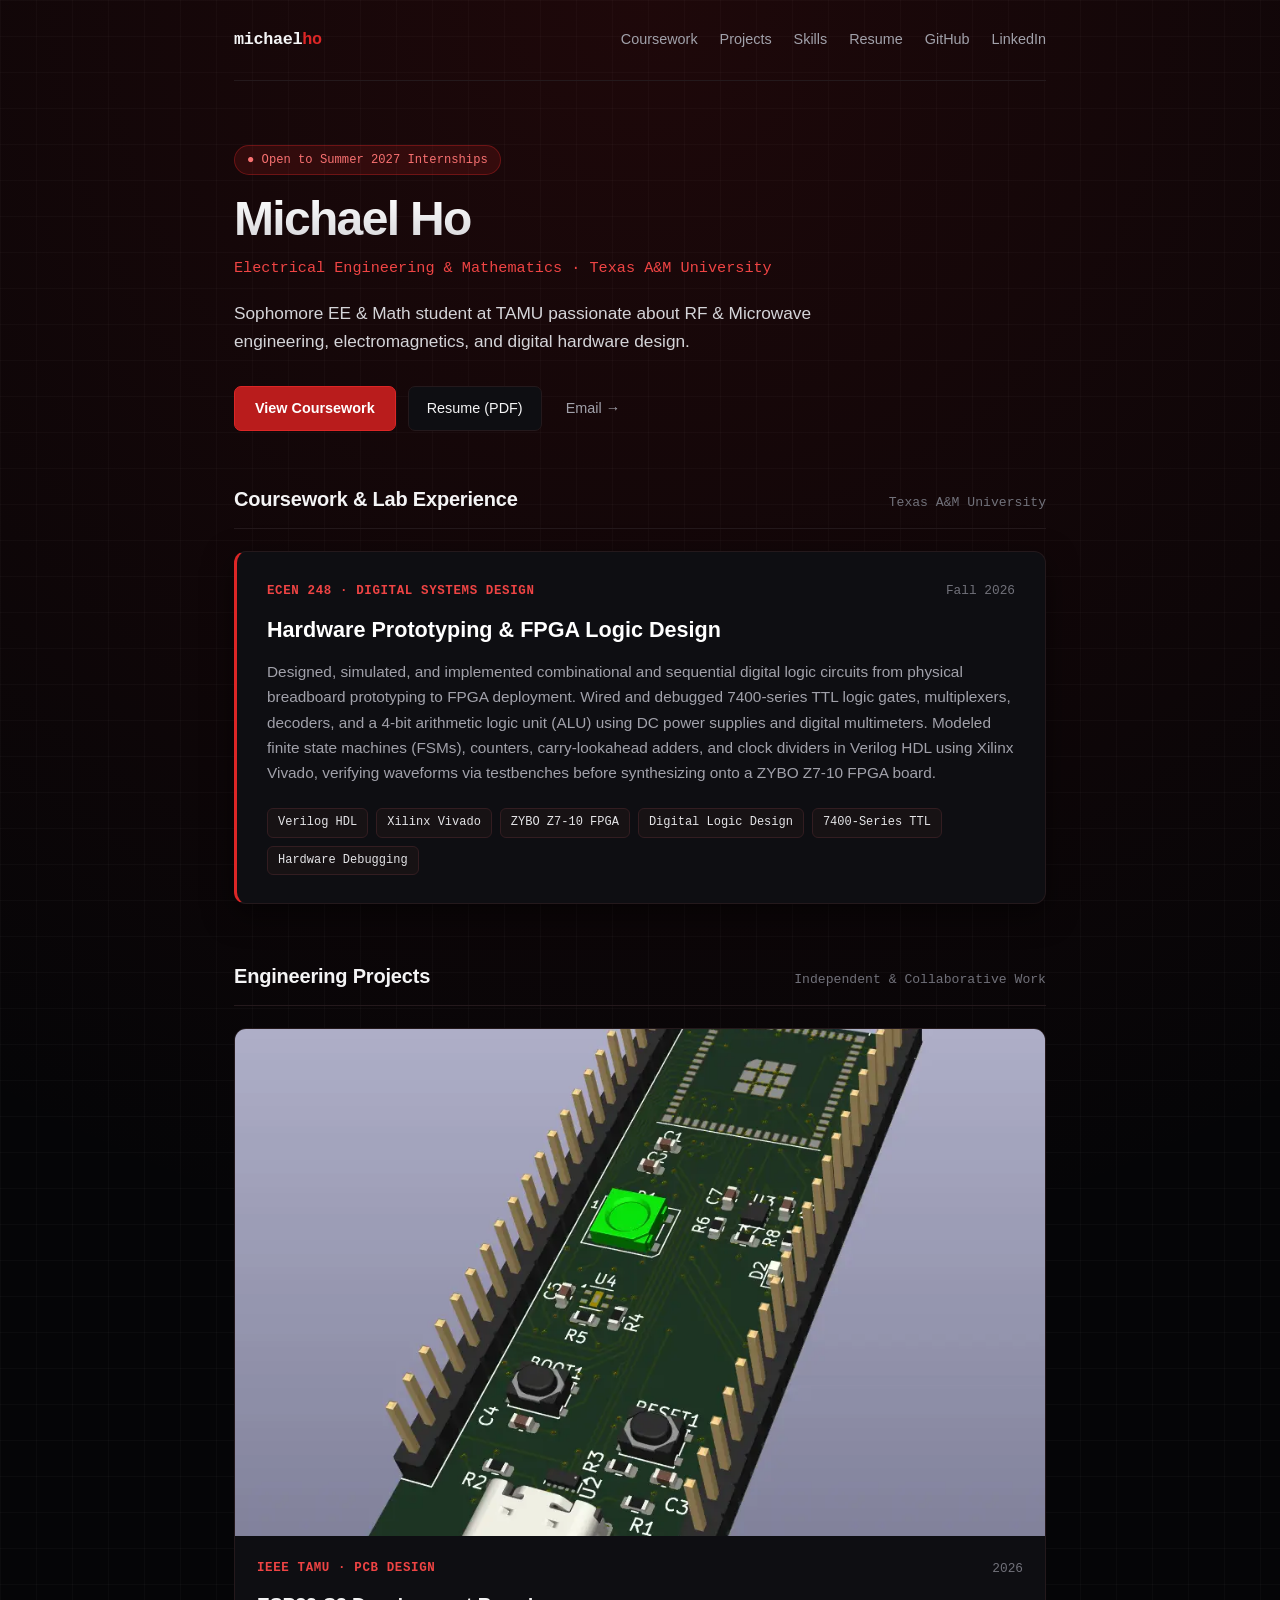
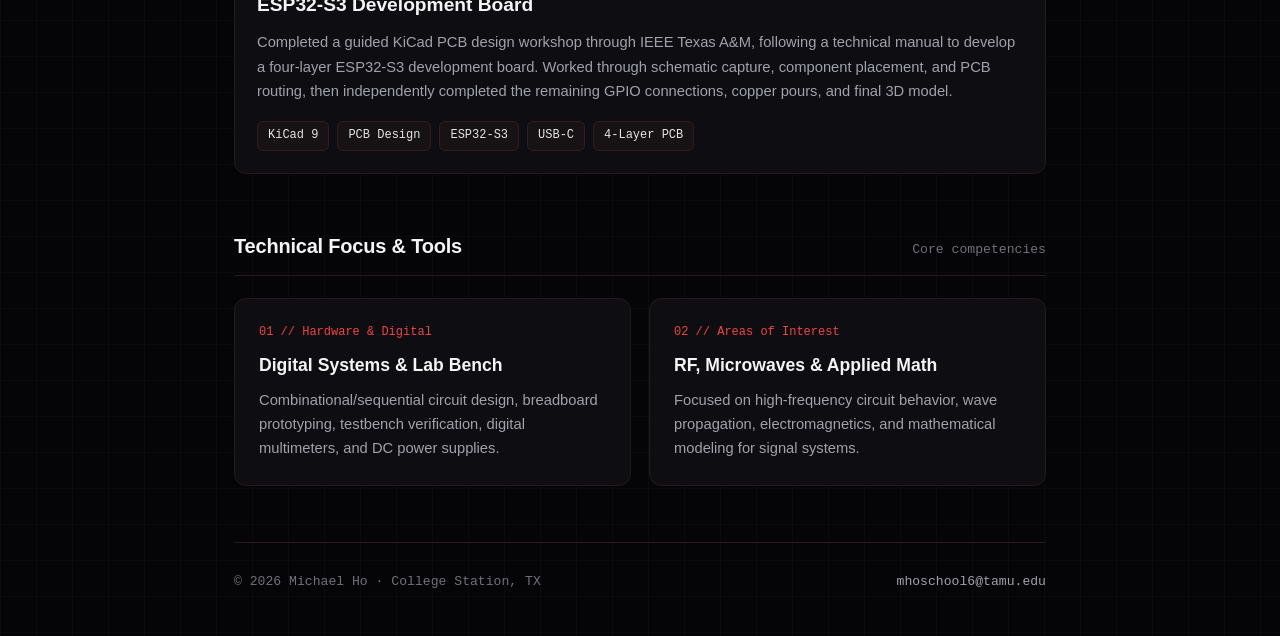
<file: index.html>
<!DOCTYPE html>
<html lang="en">
<head>
  <link rel="icon" type="image/png" href="favicon.png" />
  <meta charset="UTF-8" />
  <meta name="viewport" content="width=device-width, initial-scale=1.0" />
  <title>Michael Ho — Portfolio</title>
  <link rel="stylesheet" href="style.css" />
</head>
<body>

  <!-- Top Navigation -->
  <header class="navbar">
    <a href="#" class="logo">michael<span class="accent">ho</span></a>
    <nav>
      <a href="#coursework">Coursework</a>
      <a href="#projects">Projects</a>
      <a href="#skills">Skills</a>
      <a href="resume.pdf" target="_blank">Resume</a>
      <a href="https://github.com/michaelhtamu" target="_blank">GitHub</a>
      <a href="https://www.linkedin.com/in/michael-h-2b8606384/" target="_blank">LinkedIn</a>
    </nav>
  </header>

  <main class="container">

    <!-- Hero Section -->
    <section class="hero">
      <span class="status-pill">● Open to Summer 2027 Internships</span>
      <h1>Michael Ho</h1>
      <p class="subtitle">Electrical Engineering & Mathematics · Texas A&M University</p>
      <p class="bio">
        Sophomore EE & Math student at TAMU passionate about RF & Microwave engineering, electromagnetics, and digital hardware design.
      </p>
      <div class="hero-actions">
        <a href="#coursework" class="btn-primary">View Coursework</a>
        <a href="resume.pdf" target="_blank" class="btn-secondary">Resume (PDF)</a>
        <a href="mailto:mhoschool6@tamu.edu" class="btn-ghost">Email →</a>
      </div>
    </section>

    <!-- Coursework & Lab Experience -->
    <section id="coursework" class="section">
      <div class="section-header">
        <h2>Coursework & Lab Experience</h2>
        <span class="section-sub">Texas A&M University</span>
      </div>

      <article class="spotlight">
        <div class="spotlight-header">
          <span class="badge">ECEN 248 · Digital Systems Design</span>
          <span class="mono-meta">Fall 2026</span>
        </div>
        <h3>Hardware Prototyping & FPGA Logic Design</h3>
        <p>
          Designed, simulated, and implemented combinational and sequential digital logic circuits from physical breadboard prototyping to FPGA deployment. Wired and debugged 7400-series TTL logic gates, multiplexers, decoders, and a 4-bit arithmetic logic unit (ALU) using DC power supplies and digital multimeters. Modeled finite state machines (FSMs), counters, carry-lookahead adders, and clock dividers in Verilog HDL using Xilinx Vivado, verifying waveforms via testbenches before synthesizing onto a ZYBO Z7-10 FPGA board.
        </p>
        <div class="tags">
          <span>Verilog HDL</span>
          <span>Xilinx Vivado</span>
          <span>ZYBO Z7-10 FPGA</span>
          <span>Digital Logic Design</span>
          <span>7400-Series TTL</span>
          <span>Hardware Debugging</span>
        </div>
      </article>
    </section>

    <!-- Engineering Projects -->
    <section id="projects" class="section">
      <div class="section-header">
        <h2>Engineering Projects</h2>
        <span class="section-sub">Independent & Collaborative Work</span>
      </div>

      <div class="project-grid">

        <a href="esp32-s3-pcb.html" class="project-card">
          <div class="project-image">
            <img
              src="images/esp32-s3-board.webp"
              alt="3D render of the ESP32-S3 development board"
            />
            <span class="project-overlay">View Project →</span>
          </div>

          <div class="project-info">
            <div class="project-meta">
              <span class="badge">IEEE TAMU · PCB Design</span>
              <span class="mono-meta">2026</span>
            </div>

            <h3>ESP32-S3 Development Board</h3>

            <p>
              Completed a guided KiCad PCB design workshop through IEEE
              Texas A&M, following a technical manual to develop a
              four-layer ESP32-S3 development board. Worked through
              schematic capture, component placement, and PCB routing,
              then independently completed the remaining GPIO connections,
              copper pours, and final 3D model.
            </p>

            <div class="tags">
              <span>KiCad 9</span>
              <span>PCB Design</span>
              <span>ESP32-S3</span>
              <span>USB-C</span>
              <span>4-Layer PCB</span>
            </div>
          </div>
        </a>

      </div>
    </section>

    <!-- Technical Focus & Skills -->
    <section id="skills" class="section">
      <div class="section-header">
        <h2>Technical Focus & Tools</h2>
        <span class="section-sub">Core competencies</span>
      </div>

      <div class="grid">
        <article class="card">
          <span class="card-kicker">01 // Hardware & Digital</span>
          <h3>Digital Systems & Lab Bench</h3>
          <p>
            Combinational/sequential circuit design, breadboard prototyping,
            testbench verification, digital multimeters, and DC power supplies.
          </p>
        </article>

        <article class="card">
          <span class="card-kicker">02 // Areas of Interest</span>
          <h3>RF, Microwaves & Applied Math</h3>
          <p>
            Focused on high-frequency circuit behavior, wave propagation,
            electromagnetics, and mathematical modeling for signal systems.
          </p>
        </article>
      </div>
    </section>

  </main>

  <footer>
    <span>© 2026 Michael Ho · College Station, TX</span>
    <a href="mailto:mhoschool6@tamu.edu">mhoschool6@tamu.edu</a>
  </footer>

</body>
</html>
</file>
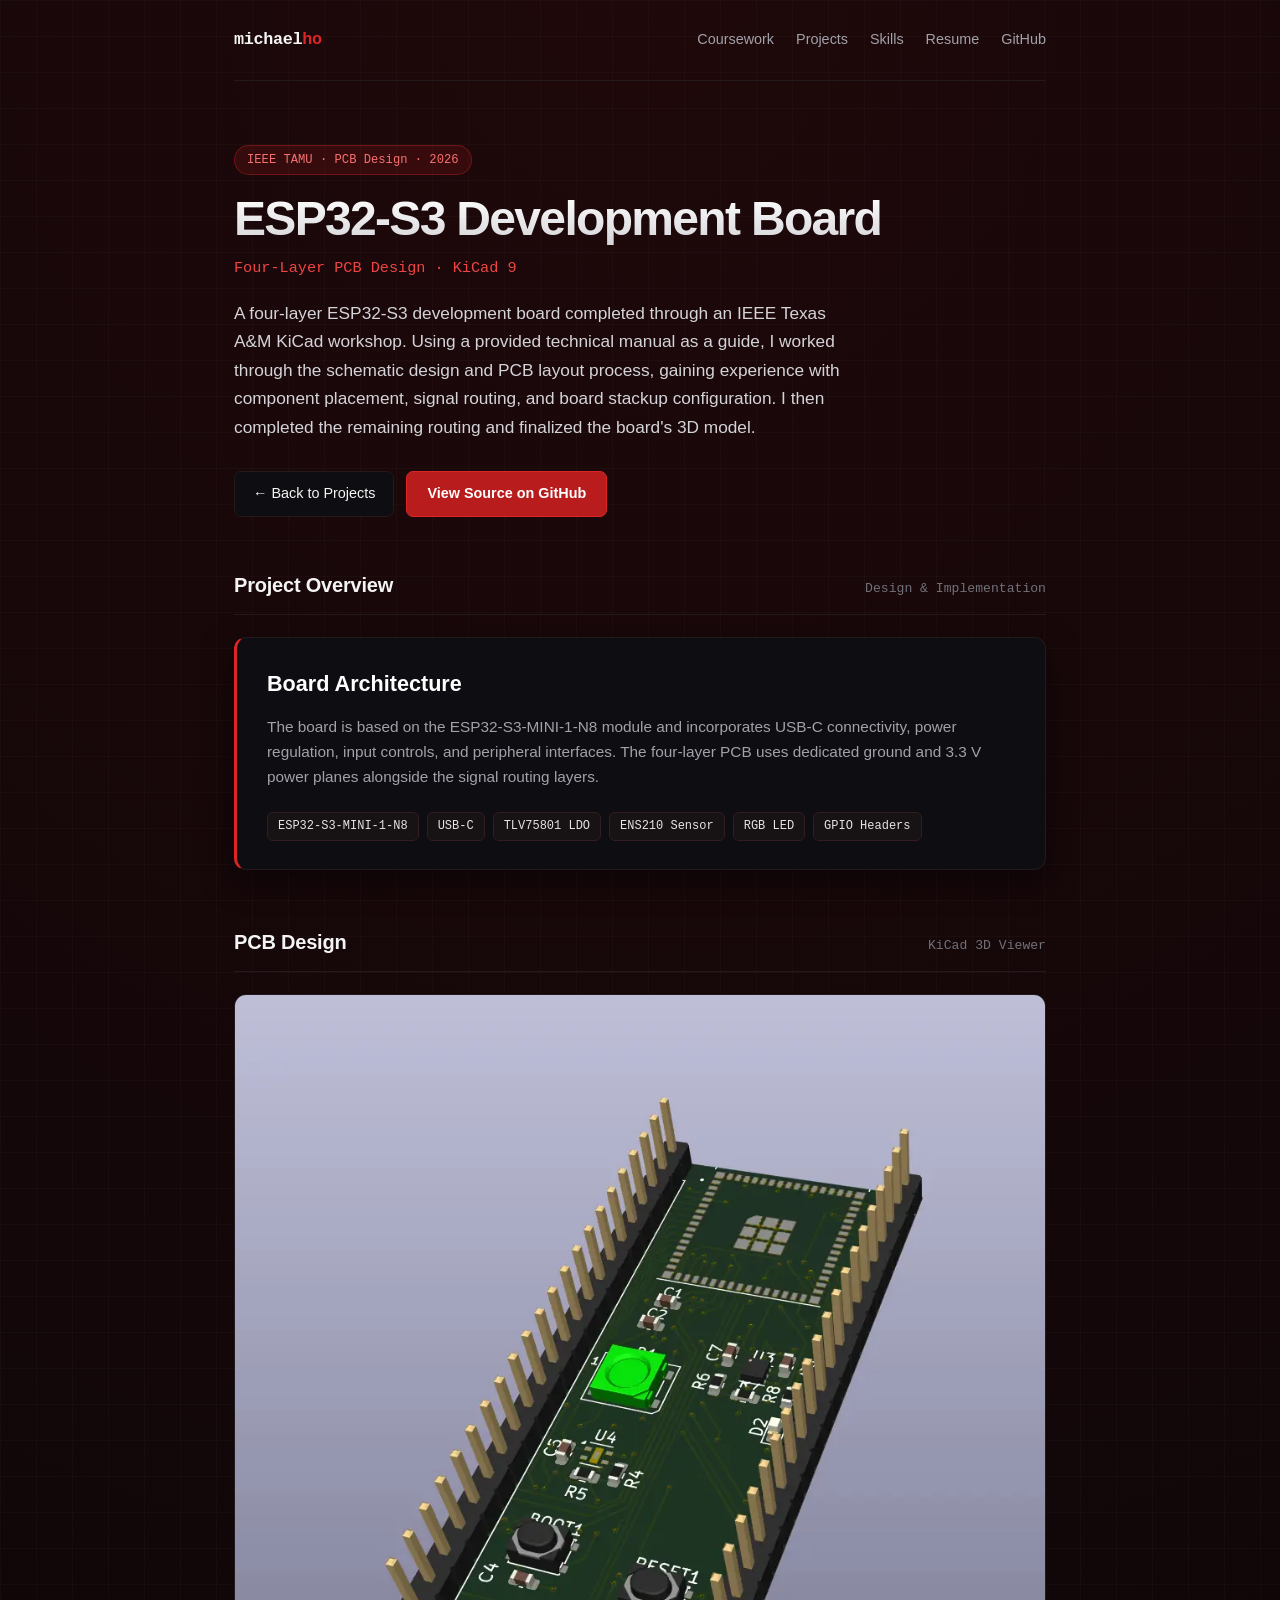
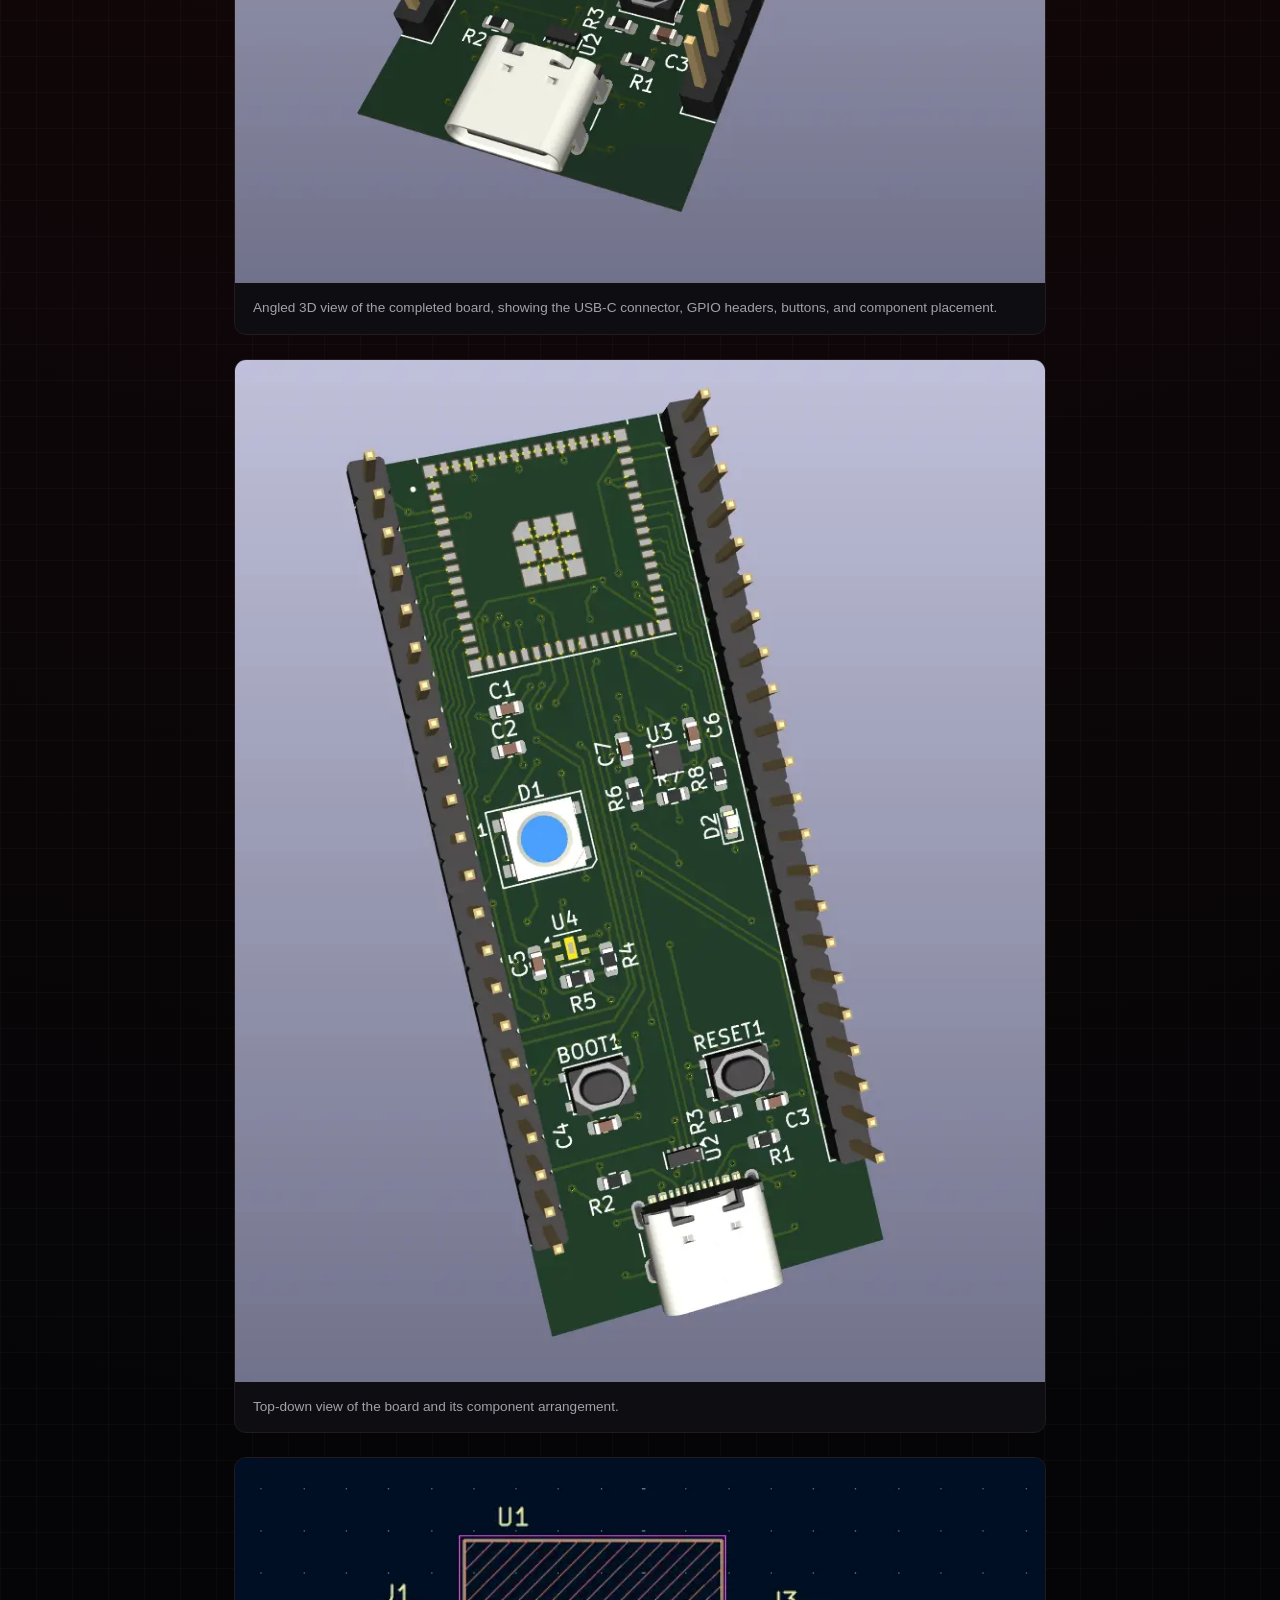
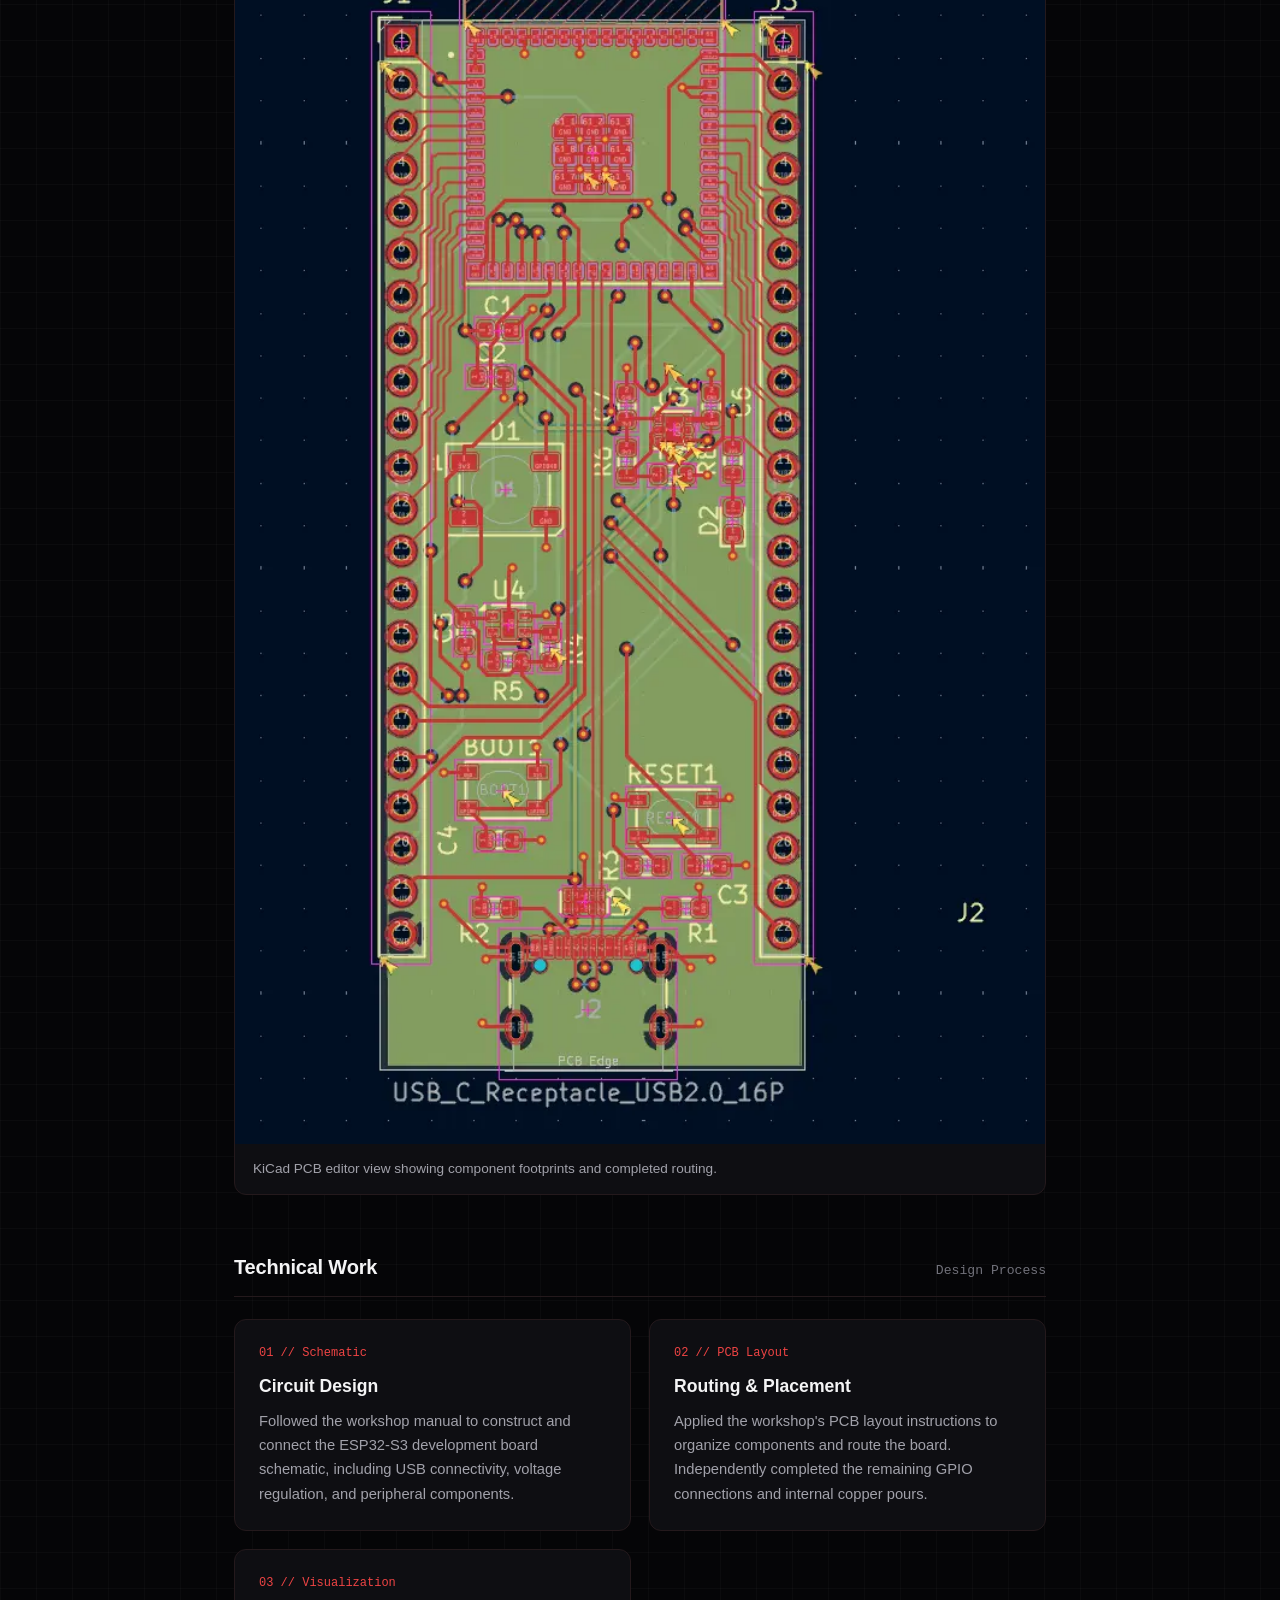
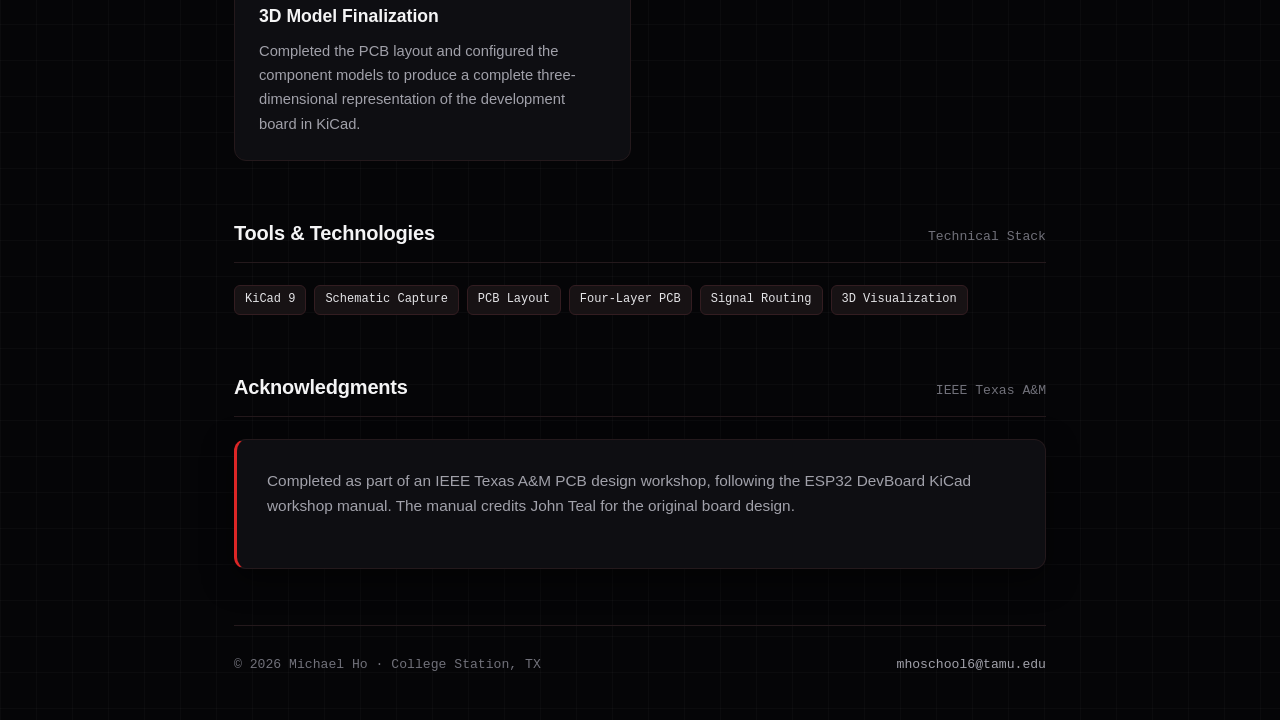
<file: esp-32-s3-pcb.html>
<!DOCTYPE html>
<html lang="en">
<head>
  <link rel="icon" type="image/png" href="favicon.png" />
  <meta charset="UTF-8" />
  <meta name="viewport" content="width=device-width, initial-scale=1.0" />
  <title>ESP32-S3 Development Board — Michael Ho</title>
  <link rel="stylesheet" href="style.css" />
</head>

<body>

  <header class="navbar">
    <a href="index.html" class="logo">
      michael<span class="accent">ho</span>
    </a>

    <nav>
      <a href="index.html#coursework">Coursework</a>
      <a href="index.html#projects">Projects</a>
      <a href="index.html#skills">Skills</a>
      <a href="resume.pdf" target="_blank">Resume</a>
      <a href="https://github.com/michaelhtamu" target="_blank">GitHub</a>
    </nav>
  </header>

  <main class="container">

    <!-- Project Introduction -->
    <section class="hero">
      <span class="status-pill">IEEE TAMU · PCB Design · 2026</span>

      <h1>ESP32-S3 Development Board</h1>

      <p class="subtitle">Four-Layer PCB Design · KiCad 9</p>

      <p class="bio">
        A four-layer ESP32-S3 development board completed through an
        IEEE Texas A&M KiCad workshop. Using a provided technical manual
        as a guide, I worked through the schematic design and PCB layout
        process, gaining experience with component placement, signal
        routing, and board stackup configuration. I then completed the
        remaining routing and finalized the board's 3D model.
      </p>

      <div class="hero-actions">
        <a href="index.html#projects" class="btn-secondary">
          ← Back to Projects
        </a>

        <a
          href="https://github.com/michaelhtamu/esp32-s3-devboard-pcb"
          target="_blank"
          class="btn-primary"
        >
          View Source on GitHub
        </a>
      </div>
    </section>

    <!-- Project Overview -->
    <section class="section">
      <div class="section-header">
        <h2>Project Overview</h2>
        <span class="section-sub">Design & Implementation</span>
      </div>

      <article class="spotlight">
        <h3>Board Architecture</h3>

        <p>
          The board is based on the ESP32-S3-MINI-1-N8 module and
          incorporates USB-C connectivity, power regulation, input
          controls, and peripheral interfaces. The four-layer PCB
          uses dedicated ground and 3.3 V power planes alongside
          the signal routing layers.
        </p>

        <div class="tags">
          <span>ESP32-S3-MINI-1-N8</span>
          <span>USB-C</span>
          <span>TLV75801 LDO</span>
          <span>ENS210 Sensor</span>
          <span>RGB LED</span>
          <span>GPIO Headers</span>
        </div>
      </article>
    </section>

    <!-- PCB Gallery -->
    <section class="section">
      <div class="section-header">
        <h2>PCB Design</h2>
        <span class="section-sub">KiCad 3D Viewer</span>
      </div>

      <div class="project-gallery">

        <figure>
          <img
            src="images/esp32-s3-board.webp"
            alt="Angled 3D render of the completed ESP32-S3 PCB"
          />
          <figcaption>
            Angled 3D view of the completed board, showing the USB-C
            connector, GPIO headers, buttons, and component placement.
          </figcaption>
        </figure>

        <figure>
          <img
            src="images/esp32-s3-board-top.webp"
            alt="Top-down 3D view of the ESP32-S3 development board"
          />
          <figcaption>
            Top-down view of the board and its component arrangement.
          </figcaption>
        </figure>

        <figure>
          <img
            src="images/esp32-s3-board-layout.webp"
            alt="PCB routing and component placement in KiCad"
          />
          <figcaption>
            KiCad PCB editor view showing component footprints and
            completed routing.
          </figcaption>
        </figure>

      </div>
    </section>

    <!-- Technical Work -->
    <section class="section">
      <div class="section-header">
        <h2>Technical Work</h2>
        <span class="section-sub">Design Process</span>
      </div>

      <div class="grid">

        <article class="card">
          <span class="card-kicker">01 // Schematic</span>
          <h3>Circuit Design</h3>
          <p>
            Followed the workshop manual to construct and connect the
            ESP32-S3 development board schematic, including USB
            connectivity, voltage regulation, and peripheral components.
          </p>
        </article>

        <article class="card">
          <span class="card-kicker">02 // PCB Layout</span>
          <h3>Routing & Placement</h3>
          <p>
            Applied the workshop's PCB layout instructions to organize
            components and route the board. Independently completed
            the remaining GPIO connections and internal copper pours.
          </p>
        </article>

        <article class="card">
          <span class="card-kicker">03 // Visualization</span>
          <h3>3D Model Finalization</h3>
          <p>
            Completed the PCB layout and configured the component
            models to produce a complete three-dimensional
            representation of the development board in KiCad.
          </p>
        </article>

      </div>
    </section>

    <!-- Tools -->
    <section class="section">
      <div class="section-header">
        <h2>Tools & Technologies</h2>
        <span class="section-sub">Technical Stack</span>
      </div>

      <div class="tags">
        <span>KiCad 9</span>
        <span>Schematic Capture</span>
        <span>PCB Layout</span>
        <span>Four-Layer PCB</span>
        <span>Signal Routing</span>
        <span>3D Visualization</span>
      </div>
    </section>

    <!-- Acknowledgment -->
    <section class="section">
      <div class="section-header">
        <h2>Acknowledgments</h2>
        <span class="section-sub">IEEE Texas A&M</span>
      </div>

      <article class="spotlight">
        <p>
          Completed as part of an IEEE Texas A&M PCB design workshop,
          following the ESP32 DevBoard KiCad workshop manual.
          The manual credits John Teal for the original board design.
        </p>
      </article>
    </section>

  </main>

  <footer>
    <span>© 2026 Michael Ho · College Station, TX</span>
    <a href="mailto:mhoschool6@tamu.edu">mhoschool6@tamu.edu</a>
  </footer>

</body>
</html>
</file>
<file: style.css>
:root {
  --bg: #050507;
  --surface: #0e0e12;
  --surface-elevated: #16161c;
  --border: #24191c;
  --text: #f4f4f5;
  --muted: #a1a1aa;
  --dim: #71717a;
  --accent: #dc2626;
  --accent-deep: #7f1d1d;
  --accent-glow: rgba(220, 38, 38, 0.14);
}

* {
  box-sizing: border-box;
  margin: 0;
  padding: 0;
}

html {
  scroll-behavior: smooth;
}

body {
  background-color: var(--bg);
  background-image:
    radial-gradient(circle at 50% 0%, rgba(185, 28, 28, 0.14), transparent 55%),
    linear-gradient(to right, rgba(255, 255, 255, 0.025) 1px, transparent 1px),
    linear-gradient(to bottom, rgba(255, 255, 255, 0.025) 1px, transparent 1px);
  background-size: 100% 100%, 36px 36px, 36px 36px;
  color: var(--text);
  font-family: -apple-system, BlinkMacSystemFont, "Inter", "Segoe UI", Roboto, sans-serif;
  line-height: 1.65;
  max-width: 860px;
  margin: 0 auto;
  padding: 0 24px;
}

/* Navbar */
.navbar {
  display: flex;
  justify-content: space-between;
  align-items: center;
  padding: 26px 0;
  border-bottom: 1px solid var(--border);
  flex-wrap: wrap;
  gap: 16px;
}

.logo {
  font-family: ui-monospace, SFMono-Regular, Menlo, Monaco, Consolas, monospace;
  font-weight: 700;
  font-size: 1.05rem;
  color: var(--text);
  text-decoration: none;
  letter-spacing: -0.02em;
}

.accent {
  color: var(--accent);
}

.navbar nav {
  display: flex;
  gap: 22px;
  flex-wrap: wrap;
}

.navbar nav a {
  color: var(--muted);
  text-decoration: none;
  font-size: 0.9rem;
  transition: color 0.15s ease;
}

.navbar nav a:hover {
  color: #f87171;
}

/* Hero */
.hero {
  padding: 64px 0 52px;
}

.status-pill {
  display: inline-block;
  font-family: ui-monospace, SFMono-Regular, Menlo, Monaco, Consolas, monospace;
  font-size: 0.76rem;
  color: #f87171;
  background: var(--accent-glow);
  border: 1px solid rgba(220, 38, 38, 0.35);
  padding: 4px 12px;
  border-radius: 999px;
  margin-bottom: 18px;
}

.hero h1 {
  font-size: 3rem;
  font-weight: 800;
  letter-spacing: -0.035em;
  line-height: 1.1;
  background: linear-gradient(180deg, #ffffff 0%, #d4d4d8 100%);
  -webkit-background-clip: text;
  -webkit-text-fill-color: transparent;
}

.subtitle {
  color: #ef4444;
  font-family: ui-monospace, SFMono-Regular, Menlo, Monaco, Consolas, monospace;
  font-size: 0.95rem;
  margin-top: 10px;
  margin-bottom: 18px;
}

.bio {
  color: #d4d4d8;
  font-size: 1.08rem;
  max-width: 620px;
  margin-bottom: 30px;
}

.hero-actions {
  display: flex;
  align-items: center;
  gap: 12px;
  flex-wrap: wrap;
}

.btn-primary {
  background: #b91c1c;
  color: #ffffff;
  border: 1px solid #dc2626;
  padding: 10px 20px;
  border-radius: 7px;
  font-weight: 600;
  font-size: 0.9rem;
  text-decoration: none;
  transition: transform 0.15s ease, box-shadow 0.15s ease, background 0.15s ease;
}

.btn-primary:hover {
  background: #dc2626;
  transform: translateY(-1px);
  box-shadow: 0 4px 20px rgba(220, 38, 38, 0.4);
}

.btn-secondary {
  background: var(--surface);
  color: var(--text);
  border: 1px solid var(--border);
  padding: 10px 18px;
  border-radius: 7px;
  font-weight: 500;
  font-size: 0.9rem;
  text-decoration: none;
  transition: border-color 0.15s ease, background 0.15s ease;
}

.btn-secondary:hover {
  border-color: var(--accent);
  background: var(--surface-elevated);
}

.btn-ghost {
  color: var(--muted);
  text-decoration: none;
  font-size: 0.9rem;
  padding: 10px 12px;
}

.btn-ghost:hover {
  color: #f87171;
}

/* Sections */
.section {
  margin-bottom: 56px;
}

.section-header {
  display: flex;
  justify-content: space-between;
  align-items: baseline;
  border-bottom: 1px solid var(--border);
  padding-bottom: 12px;
  margin-bottom: 22px;
  flex-wrap: wrap;
  gap: 8px;
}

.section-header h2 {
  font-size: 1.25rem;
  font-weight: 600;
  letter-spacing: -0.01em;
}

.section-sub {
  font-family: ui-monospace, SFMono-Regular, Menlo, Monaco, Consolas, monospace;
  font-size: 0.82rem;
  color: var(--dim);
}

/* Spotlight Card */
.spotlight {
  background: var(--surface);
  border: 1px solid var(--border);
  border-left: 3px solid var(--accent);
  border-radius: 12px;
  padding: 28px 30px;
  box-shadow: 0 10px 30px rgba(0, 0, 0, 0.5);
}

.spotlight-header {
  display: flex;
  justify-content: space-between;
  align-items: center;
  margin-bottom: 10px;
  flex-wrap: wrap;
  gap: 8px;
}

.badge {
  font-family: ui-monospace, SFMono-Regular, Menlo, Monaco, Consolas, monospace;
  font-size: 0.78rem;
  text-transform: uppercase;
  letter-spacing: 0.05em;
  color: #ef4444;
  font-weight: 600;
}

.spotlight h3 {
  font-size: 1.35rem;
  margin-bottom: 12px;
  color: #ffffff;
}

.spotlight > p {
  color: var(--muted);
  font-size: 0.96rem;
  margin-bottom: 22px;
}

/* Skill Tags */
.tags {
  display: flex;
  gap: 8px;
  flex-wrap: wrap;
}

.tags span {
  font-family: ui-monospace, SFMono-Regular, Menlo, Monaco, Consolas, monospace;
  font-size: 0.75rem;
  color: #e4e4e7;
  background: #171214;
  border: 1px solid #331d21;
  padding: 4px 10px;
  border-radius: 6px;
}

/* Grid Cards */
.grid {
  display: grid;
  grid-template-columns: repeat(auto-fit, minmax(340px, 1fr));
  gap: 18px;
}

.card {
  background: var(--surface);
  border: 1px solid var(--border);
  border-radius: 12px;
  padding: 24px;
  transition: border-color 0.2s ease, transform 0.2s ease;
}

.card:hover {
  border-color: var(--accent);
  transform: translateY(-2px);
}

.card-kicker {
  display: block;
  font-family: ui-monospace, SFMono-Regular, Menlo, Monaco, Consolas, monospace;
  font-size: 0.75rem;
  color: #ef4444;
  margin-bottom: 8px;
}

.card h3 {
  font-size: 1.1rem;
  margin-bottom: 8px;
}

.card p {
  color: var(--muted);
  font-size: 0.92rem;
}

/* Project Cards */
.project-grid {
  display: grid;
  grid-template-columns: repeat(auto-fit, minmax(280px, 1fr));
  gap: 18px;
}

.project-card {
  display: block;
  overflow: hidden;
  background: var(--surface);
  border: 1px solid var(--border);
  border-radius: 12px;
  text-decoration: none;
  color: var(--text);
  transition: border-color 0.2s ease, transform 0.2s ease;
}

.project-card:hover {
  border-color: var(--accent);
  transform: translateY(-3px);
}

.project-image {
  position: relative;
  overflow: hidden;
  background: #16161c;
  aspect-ratio: 16 / 10;
}

.project-image img {
  width: 100%;
  height: 100%;
  object-fit: cover;
  display: block;
  transition: transform 0.3s ease;
}

.project-card:hover .project-image img {
  transform: scale(1.04);
}

.project-overlay {
  position: absolute;
  inset: 0;
  display: flex;
  align-items: center;
  justify-content: center;
  background: rgba(5, 5, 7, 0.65);
  color: #ffffff;
  font-family: ui-monospace, SFMono-Regular, Menlo, monospace;
  font-size: 0.9rem;
  opacity: 0;
  transition: opacity 0.2s ease;
}

.project-card:hover .project-overlay {
  opacity: 1;
}

.project-info {
  padding: 22px;
}

.project-meta {
  display: flex;
  justify-content: space-between;
  align-items: center;
  flex-wrap: wrap;
  gap: 8px;
  margin-bottom: 10px;
}

.project-info h3 {
  font-size: 1.2rem;
  margin-bottom: 10px;
}

.project-info p {
  color: var(--muted);
  font-size: 0.92rem;
  margin-bottom: 18px;
  line-height: 1.65;
}

/* Project Gallery */
.project-gallery {
  display: grid;
  grid-template-columns: 1fr;
  gap: 24px;
}

.project-gallery figure {
  background: var(--surface);
  border: 1px solid var(--border);
  border-radius: 12px;
  overflow: hidden;
}

.project-gallery img {
  display: block;
  width: 100%;
  height: auto;
}

.project-gallery figcaption {
  color: var(--muted);
  font-size: 0.85rem;
  padding: 14px 18px;
}

/* Mono Metadata */
.mono-meta {
  font-family: ui-monospace, SFMono-Regular, Menlo, Monaco, Consolas, monospace;
  font-size: 0.8rem;
  color: var(--dim);
}

/* Footer */
footer {
  border-top: 1px solid var(--border);
  padding: 28px 0 44px;
  margin-top: 40px;
  display: flex;
  justify-content: space-between;
  font-family: ui-monospace, SFMono-Regular, Menlo, Monaco, Consolas, monospace;
  font-size: 0.82rem;
  color: var(--dim);
  flex-wrap: wrap;
  gap: 12px;
}

footer a {
  color: var(--muted);
  text-decoration: none;
}

footer a:hover {
  color: #f87171;
}

/* Responsive Layout */
@media (max-width: 600px) {
  .grid {
    grid-template-columns: 1fr;
  }

  .project-grid {
    grid-template-columns: 1fr;
  }

  .hero h1 {
    font-size: 2.3rem;
  }

  .spotlight {
    padding: 22px 20px;
  }
}
</file>
